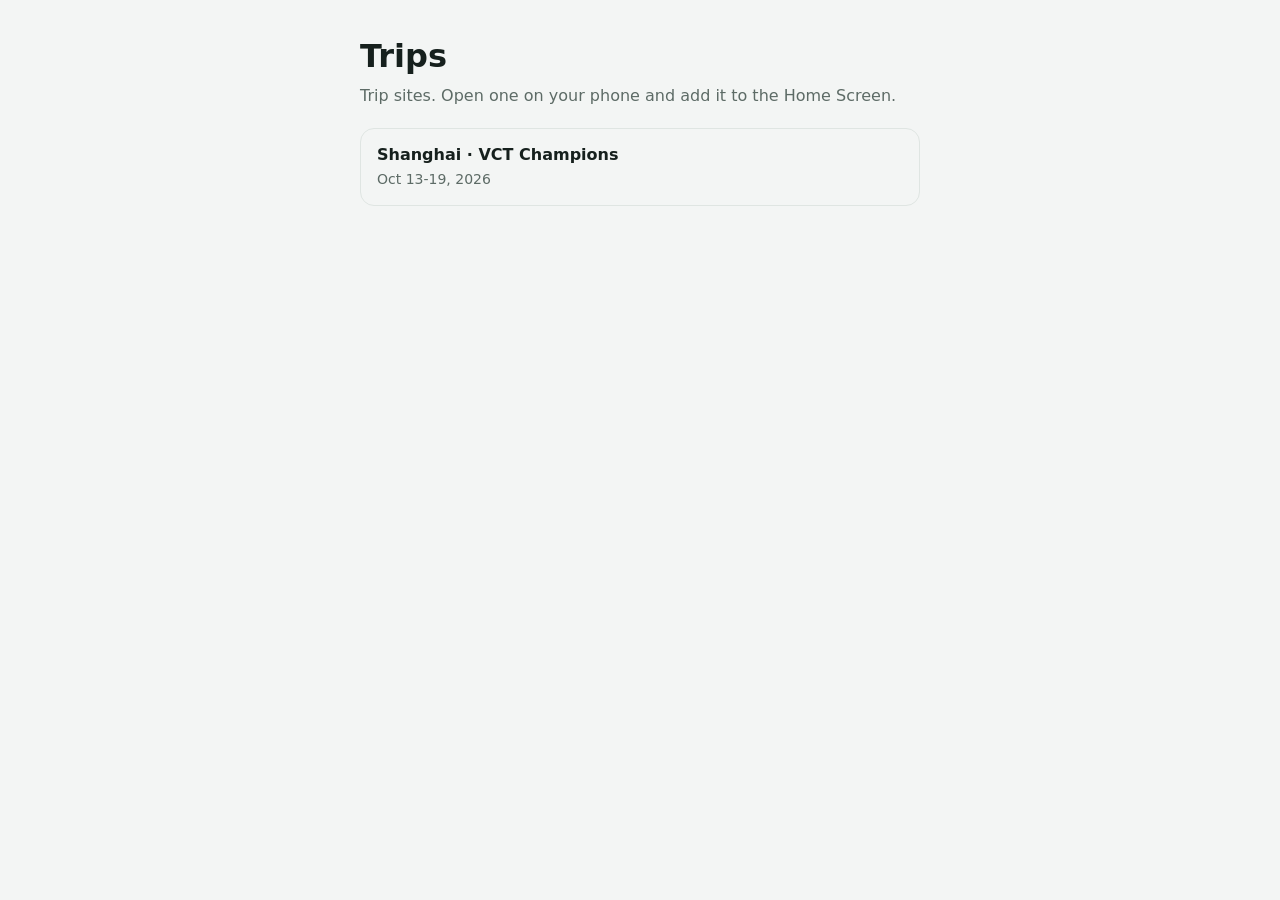
<file: index.html>
<!doctype html>
<html lang="en"><head><meta charset="utf-8"><meta name="viewport" content="width=device-width,initial-scale=1"><meta name="robots" content="noindex,nofollow">
<title>Trips</title>
<style>:root{--bg:#f3f5f4;--fg:#16201d;--muted:#5d6b66;--line:#dfe5e2;--accent:#c8312a}
@media (prefers-color-scheme:dark){:root{--bg:#121816;--fg:#e9efec;--muted:#9aa8a3;--line:#2a3431;--accent:#ff6b5e}}
body{margin:0;background:var(--bg);color:var(--fg);font:16px/1.5 system-ui,-apple-system,sans-serif}
main{max-width:560px;margin:0 auto;padding:32px 16px}h1{margin:0 0 4px}p{color:var(--muted);margin:0 0 20px}
a{display:block;padding:14px 16px;border:1px solid var(--line);border-radius:14px;margin-bottom:10px;color:var(--fg);text-decoration:none}
a b{display:block}a span{color:var(--muted);font-size:14px}</style></head>
<body><main><h1>Trips</h1><p>Trip sites. Open one on your phone and add it to the Home Screen.</p>
<!-- trips: newest first -->
<a href="shanghai-2026/"><b>Shanghai · VCT Champions</b><span>Oct 13-19, 2026</span></a>
</main></body></html>
</file>
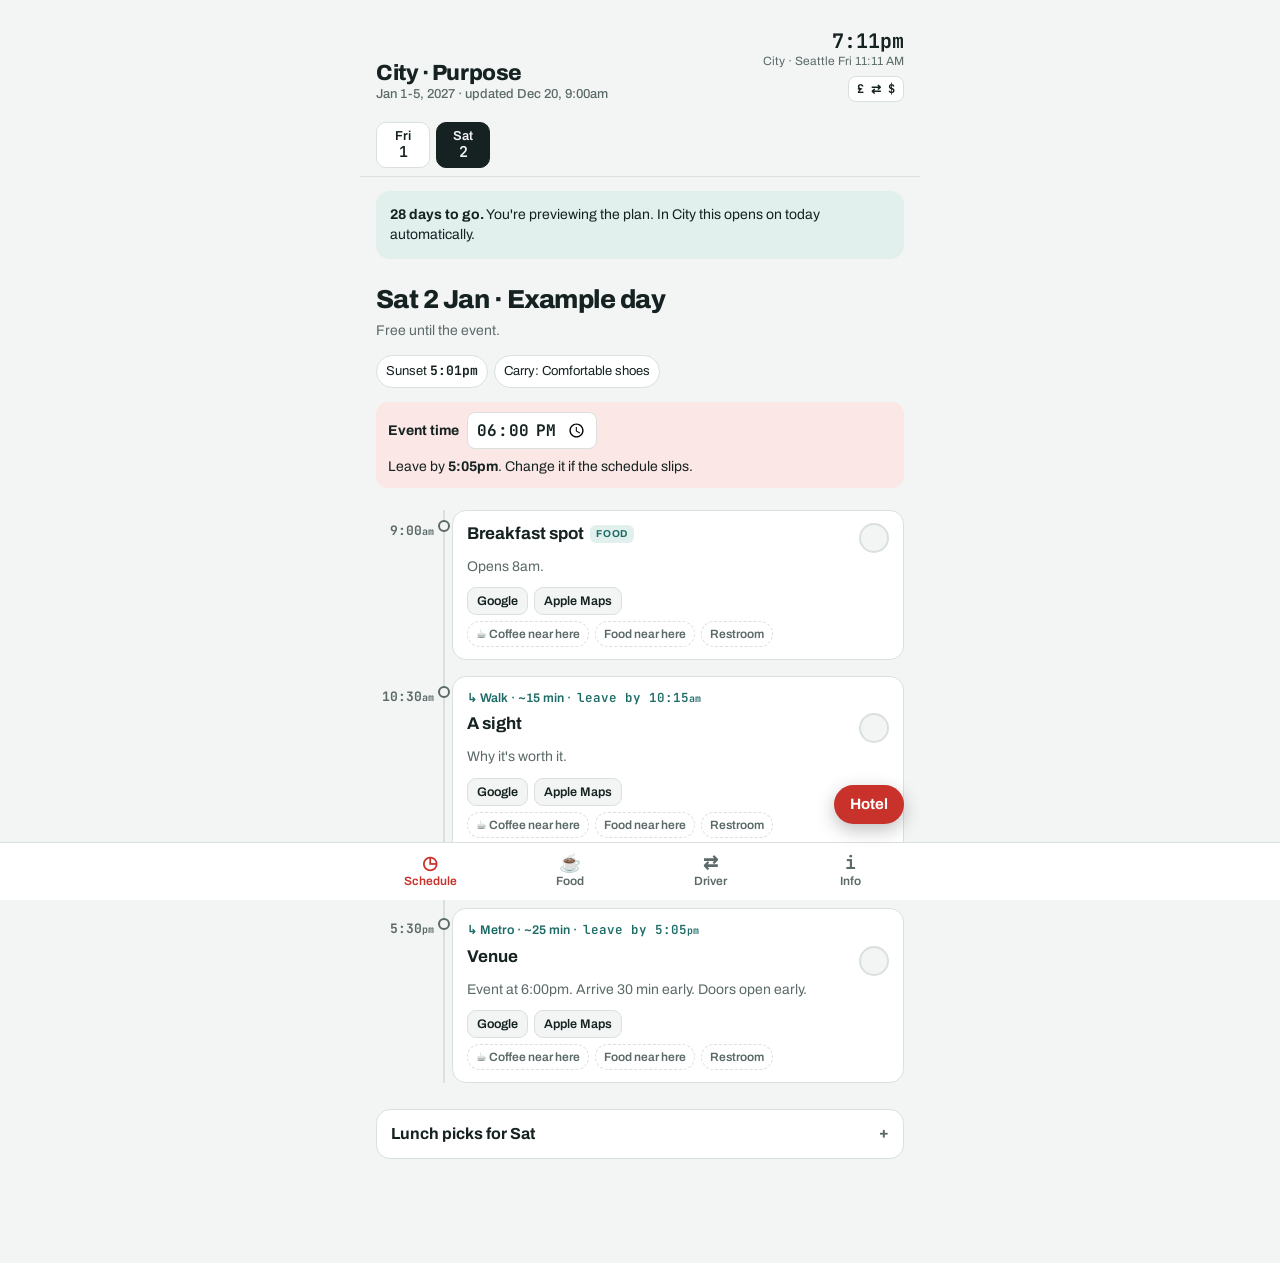
<file: _template/index.html>
<!doctype html>
<html lang="en">
<head>
<meta charset="utf-8">
<meta http-equiv="Cache-Control" content="no-cache, no-store, must-revalidate">
<meta name="viewport" content="width=device-width,initial-scale=1,viewport-fit=cover">
<meta name="robots" content="noindex,nofollow">
<meta name="apple-mobile-web-app-capable" content="yes">
<meta name="apple-mobile-web-app-title" content="CITY Trip">
<title>CITY Trip</title>
<link rel="stylesheet" href="https://fonts.googleapis.com/css2?family=Archivo:wght@400;500;600;700;800&family=JetBrains+Mono:wght@500;700&family=Noto+Sans+SC:wght@500;700&display=swap">
<link rel="stylesheet" href="../engine/app.css?v=YYYYMMDD">
</head>
<body>
<div id="app"></div>
<script src="trip.js?v=YYYYMMDD"></script>
<script src="../engine/app.js?v=YYYYMMDD"></script>
</body>
</html>
</file>
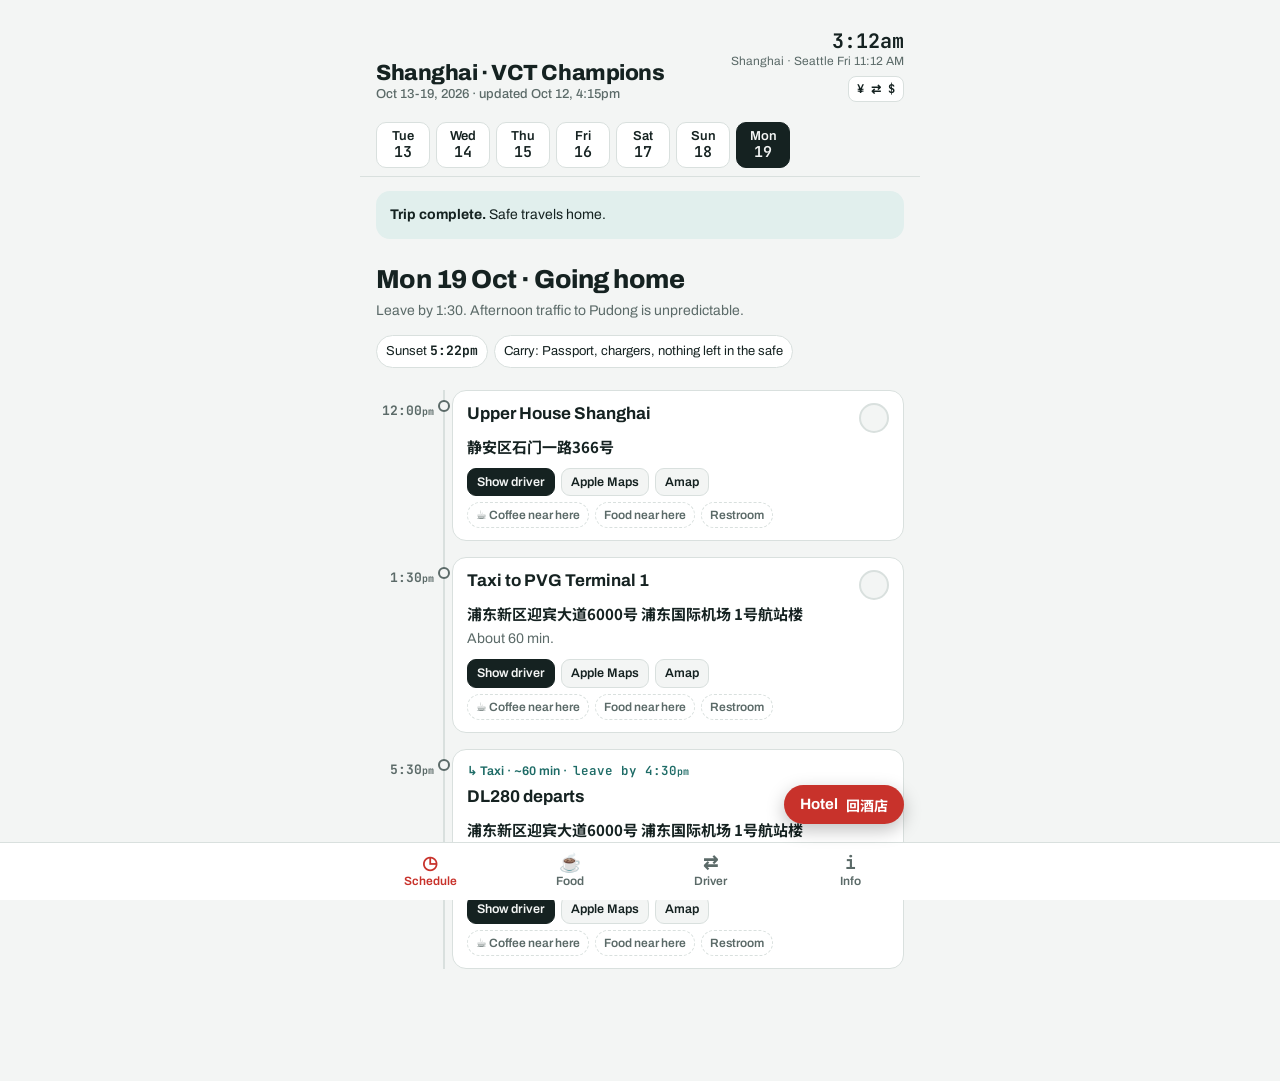
<file: shanghai-2026/index.html>
<!doctype html>
<html lang="en">
<head>
<meta charset="utf-8">
<meta http-equiv="Cache-Control" content="no-cache, no-store, must-revalidate">
<meta name="viewport" content="width=device-width,initial-scale=1,viewport-fit=cover">
<meta name="robots" content="noindex,nofollow">
<meta name="apple-mobile-web-app-capable" content="yes">
<meta name="apple-mobile-web-app-title" content="Shanghai Trip">
<title>Shanghai Champions Trip</title>
<link rel="stylesheet" href="https://fonts.googleapis.com/css2?family=Archivo:wght@400;500;600;700;800&family=JetBrains+Mono:wght@500;700&family=Noto+Sans+SC:wght@500;700&display=swap">
<link rel="stylesheet" href="../engine/app.css?v=20261012">
</head>
<body>
<div id="app"></div>
<script src="trip.js?v=20261012"></script>
<script src="../engine/app.js?v=20261012"></script>
</body>
</html>
</file>
<file: engine/app.css>
/* Trip site engine styles. Layout: one narrow column, sticky day strip, "now/next" card on top, stops as a timeline. Lantern red + river teal. */
:root{
  --bg:#f3f5f4; --surface:#ffffff; --fg:#152221; --muted:#5b6a68; --line:#d9e0de;
  --accent:#c8322b; --accent-soft:#fbe7e5; --river:#1d6b66; --river-soft:#e1efed; --done:#9aa6a4;
  --display:"Archivo",system-ui,-apple-system,"Segoe UI",sans-serif;
  --body:"Archivo",system-ui,-apple-system,"Segoe UI",sans-serif;
  --mono:"JetBrains Mono",ui-monospace,Menlo,monospace;
  --zh:"Noto Sans SC","PingFang SC","Hiragino Sans GB","Microsoft YaHei",sans-serif;
}
@media (prefers-color-scheme: dark){:root:not([data-theme="light"]){
  --bg:#0d1514; --surface:#15201f; --fg:#e6eeec; --muted:#9aaba8; --line:#263533;
  --accent:#ff6a5c; --accent-soft:#3a1d1a; --river:#5cc0b5; --river-soft:#14302d; --done:#5d6b69; color-scheme:dark}}
:root[data-theme="dark"]{
  --bg:#0d1514; --surface:#15201f; --fg:#e6eeec; --muted:#9aaba8; --line:#263533;
  --accent:#ff6a5c; --accent-soft:#3a1d1a; --river:#5cc0b5; --river-soft:#14302d; --done:#5d6b69; color-scheme:dark}
*{box-sizing:border-box}
[hidden]{display:none!important}
body{background:var(--bg);color:var(--fg);font-family:var(--body);font-size:16px;line-height:1.45;-webkit-font-smoothing:antialiased}
.wrap{max-width:560px;margin:0 auto;padding-inline:16px;padding-block:12px 96px}
a{color:var(--river)}
.zh{font-family:var(--zh);font-weight:700}
.mono{font-family:var(--mono);font-variant-numeric:tabular-nums}

header.top{display:flex;justify-content:space-between;align-items:flex-end;gap:12px;padding-block:8px 12px}
.brand{font-family:var(--display);font-weight:800;font-size:22px;letter-spacing:-.02em;line-height:1.05;text-wrap:balance}
.brand small{display:block;font-weight:500;font-size:13px;color:var(--muted);letter-spacing:0;margin-top:3px}
.clock{text-align:right;font-size:12px;color:var(--muted);line-height:1.3}
.clock b{display:block;font-family:var(--mono);font-size:20px;color:var(--fg)}

nav.days{position:sticky;top:env(safe-area-inset-top,0px);z-index:5;background:var(--bg);display:flex;gap:6px;overflow-x:auto;padding-block:8px;margin-inline:-16px;padding-inline:16px;scrollbar-width:none;border-bottom:1px solid var(--line)}
nav.days::-webkit-scrollbar{display:none}
.daybtn{flex:0 0 auto;border:1px solid var(--line);background:var(--surface);color:var(--fg);border-radius:10px;padding:6px 10px;font:600 13px/1.15 var(--body);text-align:center;cursor:pointer;min-width:54px}
.daybtn span{display:block;font-family:var(--mono);font-size:15px}
.daybtn[aria-current="true"]{background:var(--fg);color:var(--bg);border-color:var(--fg)}
.daybtn.today{box-shadow:inset 0 -3px 0 var(--accent)}
.daybtn.extra{color:var(--river)}
.daybtn:focus-visible,button:focus-visible,a:focus-visible{outline:3px solid var(--accent);outline-offset:2px}

.banner{margin-top:14px;border-radius:14px;padding:14px;background:var(--river-soft);color:var(--fg);font-size:14px}
.banner b{font-family:var(--display)}

.now{margin-top:14px;border-radius:16px;background:var(--surface);border:1px solid var(--line);overflow:hidden}
.now .row{padding:12px 14px;display:grid;grid-template-columns:64px 1fr;gap:10px;align-items:start}
.now .row+.row{border-top:1px solid var(--line)}
.tag{font:700 11px/1 var(--body);text-transform:uppercase;letter-spacing:.08em;padding-top:4px}
.tag.n{color:var(--accent)} .tag.x{color:var(--river)}
.now .title{font-weight:700;font-size:17px}
.now .meta{font-size:13px;color:var(--muted)}

h2.dayhead{font-family:var(--display);font-weight:800;font-size:26px;letter-spacing:-.02em;margin:22px 0 2px;text-wrap:balance}
.daysub{color:var(--muted);font-size:14px;margin:0 0 14px;max-width:62ch}

ol.stops{list-style:none;margin:0;padding:0;position:relative}
ol.stops::before{content:"";position:absolute;left:67px;top:8px;bottom:8px;width:2px;background:var(--line)}
li.stop{display:grid;grid-template-columns:58px 1fr;gap:18px;padding-block:8px;position:relative}
li.stop .t{font-family:var(--mono);font-size:13px;font-weight:700;padding-top:12px;text-align:right;color:var(--muted)}
li.stop .dot{position:absolute;left:62px;top:18px;width:12px;height:12px;border-radius:50%;background:var(--bg);border:2px solid var(--muted)}
li.stop.current .dot{background:var(--accent);border-color:var(--accent);box-shadow:0 0 0 4px var(--accent-soft)}
li.stop.current .t{color:var(--accent)}
li.stop.isdone .dot{background:var(--done);border-color:var(--done)}
.card{background:var(--surface);border:1px solid var(--line);border-radius:14px;padding:12px 14px;min-width:0}
li.stop.current .card{border-color:var(--accent)}
li.stop.isdone .card{opacity:.6}
.card .name{font-weight:700;font-size:17px;line-height:1.25}
.card .zh{display:block;font-size:15px;margin-top:3px;word-break:break-all}
.card .note{font-size:14px;color:var(--muted);margin-top:4px}
.badge{display:inline-block;font:700 10px/1 var(--body);text-transform:uppercase;letter-spacing:.08em;padding:4px 6px;border-radius:6px;margin-left:6px;vertical-align:2px}
.badge.val{background:var(--accent-soft);color:var(--accent)}
.badge.food{background:var(--river-soft);color:var(--river)}
.actions{display:flex;flex-wrap:wrap;gap:6px;margin-top:10px}
.actions a,.actions button{font:600 12.5px/1 var(--body);padding:7px 9px;border-radius:9px;border:1px solid var(--line);background:var(--bg);color:var(--fg);text-decoration:none;cursor:pointer}
.actions .drv{background:var(--fg);color:var(--bg);border-color:var(--fg)}
.head{display:flex;justify-content:space-between;gap:10px;align-items:flex-start}
.chk{flex:0 0 auto;width:30px;height:30px;border-radius:50%;border:2px solid var(--line);background:var(--bg);color:transparent;font:700 15px/1 var(--body);cursor:pointer}
.chk[aria-pressed="true"]{background:var(--river);border-color:var(--river);color:var(--surface)}

details.lunch{margin-top:18px;background:var(--surface);border:1px solid var(--line);border-radius:14px}
details.lunch summary{cursor:pointer;padding:12px 14px;font-weight:700;list-style:none;display:flex;justify-content:space-between}
details.lunch summary::after{content:"+";font-family:var(--mono);color:var(--muted)}
details.lunch[open] summary::after{content:"–"}
.opt{padding:10px 14px;border-top:1px solid var(--line)}
.opt .name{font-weight:700}
.opt .note{font-size:14px;color:var(--muted)}

section.page{display:none} section.page.on{display:block}
h3.sec{font-family:var(--display);font-weight:800;font-size:20px;margin:24px 0 8px}
.kv{display:grid;grid-template-columns:96px 1fr;gap:6px 12px;font-size:14px;background:var(--surface);border:1px solid var(--line);border-radius:14px;padding:12px 14px}
.kv dt{color:var(--muted);font-weight:600}
.kv dd{margin:0;min-width:0}
.list{background:var(--surface);border:1px solid var(--line);border-radius:14px}
.list .opt:first-child{border-top:0}
.phr{display:grid;grid-template-columns:auto 1fr;gap:4px 14px;font-size:15px;background:var(--surface);border:1px solid var(--line);border-radius:14px;padding:12px 14px}
.phr .zh{font-size:17px}
.phr .say{color:var(--muted);font-size:13px}
ul.tips{padding-left:18px;margin:0;font-size:15px}
ul.tips li{margin-bottom:6px}

.tabs{position:fixed;left:0;right:0;bottom:0;z-index:10;background:var(--surface);border-top:1px solid var(--line);display:flex;justify-content:center;padding-bottom:env(safe-area-inset-bottom,0px)}
.tabs .in{display:flex;max-width:560px;width:100%}
.tabs button{flex:1;border:0;background:none;color:var(--muted);font:600 12px/1.1 var(--body);padding:10px 4px 12px;cursor:pointer}
.tabs button b{display:block;font-size:18px;font-family:var(--mono);margin-bottom:2px}
.tabs button[aria-current="true"]{color:var(--accent)}

.driver{position:fixed;inset:0;z-index:20;background:var(--surface);display:flex;flex-direction:column;justify-content:center;align-items:center;padding:24px;padding-top:calc(24px + env(safe-area-inset-top,0px));text-align:center;gap:18px}
.driver .ask{font-family:var(--zh);font-size:22px;color:var(--muted)}
.driver .big{font-family:var(--zh);font-weight:700;font-size:clamp(30px,9vw,46px);line-height:1.3;word-break:break-all;color:var(--fg)}
.driver .en{color:var(--muted);font-size:15px}
.driver .row{display:flex;gap:8px;flex-wrap:wrap;justify-content:center}
.driver button{font:600 15px var(--body);padding:12px 18px;border-radius:12px;border:1px solid var(--line);background:var(--bg);color:var(--fg);cursor:pointer}
.toast{position:fixed;left:50%;bottom:90px;transform:translateX(-50%);background:var(--fg);color:var(--bg);padding:10px 14px;border-radius:10px;font-size:14px;z-index:30;width:max-content;max-width:calc(100vw - 48px);text-align:center;line-height:1.35}
@media (prefers-reduced-motion:no-preference){.daybtn,.actions a,.actions button{transition:background .15s,color .15s}}

/* v2 additions */
.hdr-right{display:flex;flex-direction:column;align-items:flex-end;gap:6px}
.fxbtn{font:700 12px/1 var(--mono);padding:6px 8px;border-radius:8px;border:1px solid var(--line);background:var(--surface);color:var(--fg);cursor:pointer}
.fx{margin-top:10px;background:var(--surface);border:1px solid var(--line);border-radius:14px;padding:12px 14px;display:grid;grid-template-columns:1fr 1fr;gap:10px;align-items:end}
.fx label{font-size:12px;color:var(--muted);font-weight:600;display:flex;flex-direction:column;gap:4px}
.fx input{font:700 20px var(--mono);padding:8px 10px;border-radius:10px;border:1px solid var(--line);background:var(--bg);color:var(--fg);width:100%;min-width:0}
.fx .rate{grid-column:1/-1;display:flex;align-items:center;gap:8px;font-size:12px;color:var(--muted)}
.fx .rate input{font-size:14px;width:84px;padding:6px 8px}
.brief{display:flex;flex-wrap:wrap;gap:6px;margin:0 0 14px}
.chip{font-size:13px;padding:6px 9px;border-radius:999px;background:var(--surface);border:1px solid var(--line);color:var(--fg)}
.chip b{font-family:var(--mono);font-weight:700}
.match{display:flex;align-items:center;gap:8px;margin:0 0 14px;font-size:14px;background:var(--accent-soft);border-radius:12px;padding:10px 12px;flex-wrap:wrap}
.match input{font:700 16px var(--mono);padding:6px 8px;border-radius:8px;border:1px solid var(--line);background:var(--surface);color:var(--fg)}
.late{display:flex;gap:6px;flex-wrap:wrap;align-items:center;padding:10px 14px;border-top:1px solid var(--line);font-size:13px;color:var(--muted)}
.late button{font:700 12px/1 var(--mono);padding:7px 9px;border-radius:8px;border:1px solid var(--line);background:var(--bg);color:var(--fg);cursor:pointer}
.late button[aria-pressed="true"]{background:var(--accent);border-color:var(--accent);color:var(--surface)}
.warn{margin-top:14px;border-radius:14px;padding:12px 14px;background:var(--accent-soft);color:var(--fg);font-size:14px;border:1px solid var(--accent)}
.warn b{color:var(--accent)}
.go{display:flex;flex-wrap:wrap;gap:2px 6px;align-items:baseline;font-size:12.5px;color:var(--river);font-weight:600;margin:0 0 6px}
.go .lb{font-family:var(--mono);white-space:nowrap}
li.stop.atrisk .card{border-style:dashed;border-color:var(--accent)}
li.stop.atrisk .name::after{content:"won't fit";font:700 10px/1 var(--body);text-transform:uppercase;letter-spacing:.08em;color:var(--accent);margin-left:8px}
.shift{font-size:10px;color:var(--accent);display:block;font-family:var(--mono)}
.near{display:flex;gap:6px;margin-top:6px;flex-wrap:wrap}
.near a{font:600 12px/1 var(--body);padding:6px 8px;border-radius:999px;border:1px dashed var(--line);color:var(--muted);text-decoration:none}
.fab{position:fixed;right:16px;bottom:calc(76px + env(safe-area-inset-bottom,0px));z-index:11;display:flex;align-items:center;gap:8px;border:0;border-radius:999px;padding:12px 16px;background:var(--accent);color:var(--surface);font:700 15px/1 var(--body);box-shadow:0 6px 18px rgba(0,0,0,.25);cursor:pointer}
.fab .zh{font-size:14px}
@media (min-width:600px){.fab{right:calc(50% - 280px + 16px)}}
.driver .tip{font-size:13px;color:var(--muted);max-width:36ch}
.sos{display:grid;grid-template-columns:repeat(3,1fr);gap:8px;margin:0 0 10px}
.sos a{display:flex;flex-direction:column;align-items:center;gap:2px;padding:12px 6px;border-radius:14px;background:var(--accent);color:#fff;text-decoration:none;font:600 12px/1.2 var(--body)}
.sos a b{font:800 24px/1 var(--mono)}

/* engine additions */
.badge.tag{background:var(--accent-soft);color:var(--accent)}
.rate span{flex:1}

/* More info expander */
details.more{margin-top:8px;border-top:1px dashed var(--line);padding-top:6px}
details.more summary{cursor:pointer;list-style:none;font:600 13px/1.4 var(--body);color:var(--river);padding:4px 0}
details.more summary::-webkit-details-marker{display:none}
details.more summary::before{content:"+ ";font-family:var(--mono)}
details.more[open] summary::before{content:"– "}
.mbody p{font-size:14px;line-height:1.45;margin:4px 0 8px;color:var(--fg)}
.mlabel{font:700 10px/1 var(--body);text-transform:uppercase;letter-spacing:.08em;color:var(--muted);margin:6px 0 4px}
.mbody ul{list-style:none;margin:0;padding:0}
.mbody li{padding:8px 0;border-top:1px solid var(--line)}
.mbody li b{font-size:14px}
.mbody li .zh{display:block;font-size:14px;margin:2px 0}
.mbody li .note{font-size:13px}
.mbody .actions{margin-top:6px}
</file>
